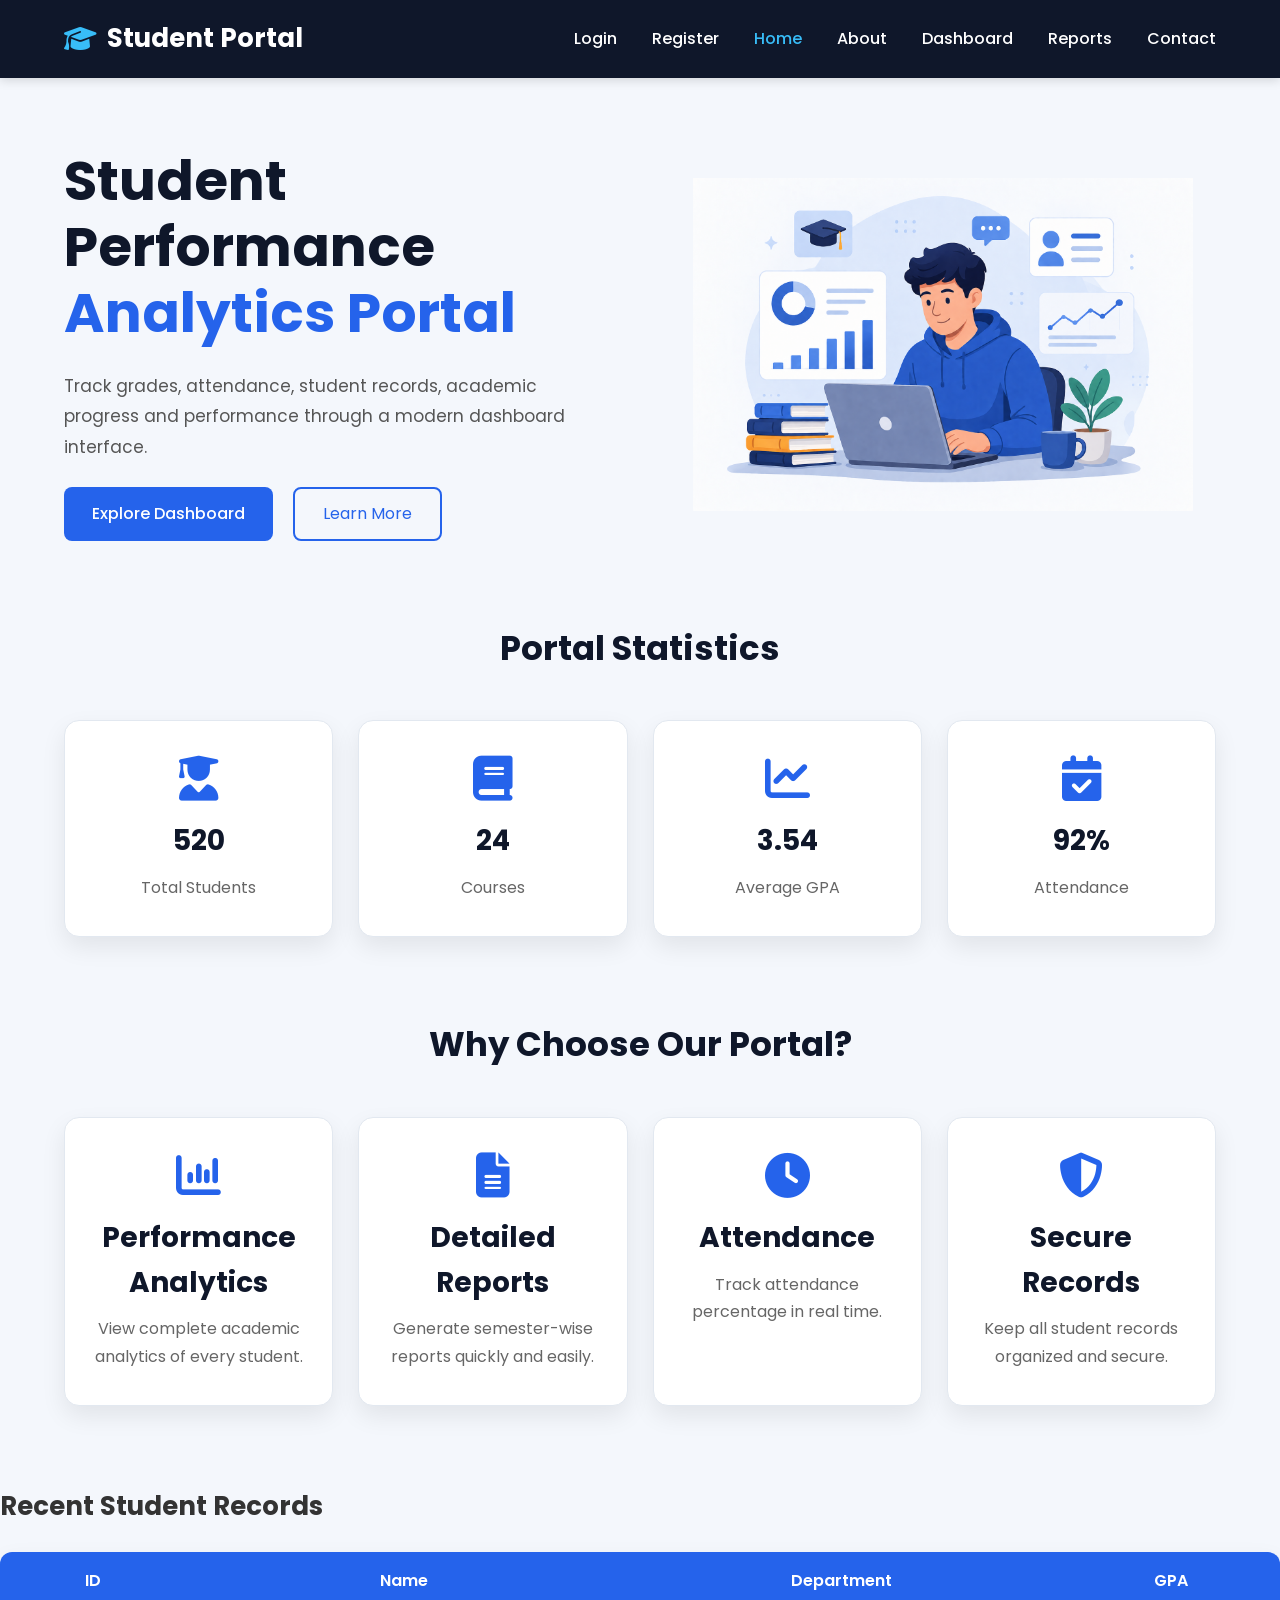
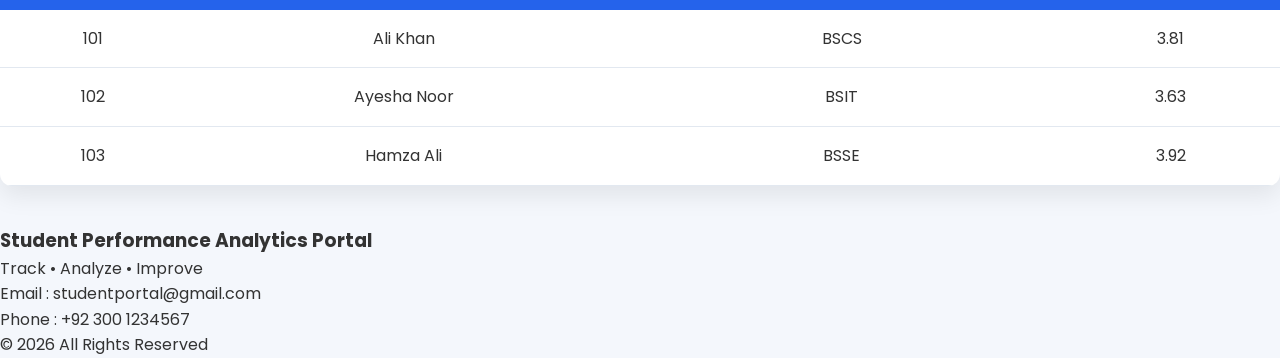
<file: index.html>
<!DOCTYPE html>
<html lang="en">

<head>
    <meta charset="UTF-8">
    <meta name="viewport" content="width=device-width, initial-scale=1.0">
    <title>Student Performance Analytics Portal</title>

    <!-- Google Font -->
    <link href="https://fonts.googleapis.com/css2?family=Poppins:wght@300;400;500;600;700&display=swap" rel="stylesheet">

    <!-- Font Awesome -->
    <link rel="stylesheet"
        href="https://cdnjs.cloudflare.com/ajax/libs/font-awesome/6.6.0/css/all.min.css">

    <!-- CSS -->
    <link rel="stylesheet" href="css/style.css">
    <link rel="stylesheet" href="css/responsive.css">
</head>

<body>

    <!-- ================= NAVBAR ================= -->

    <header>

        <nav class="navbar">

            <div class="logo">

                <i class="fa-solid fa-graduation-cap"></i>

                <span>Student Portal</span>

            </div>

            <ul class="nav-links">

                <li><a href="login.html">Login</a></li>

                <li><a href="register.html">Register</a></li>

                <li><a href="index.html" class="active">Home</a></li>

                <li><a href="about.html">About</a></li>

                <li><a href="dashboard.html">Dashboard</a></li>

                <li><a href="report.html">Reports</a></li>

                <li><a href="contact.html">Contact</a></li>

            </ul>

        </nav>

    </header>


    <!-- ================= HERO ================= -->

    <section class="hero">

        <div class="hero-text">

            <h1>

                Student Performance

                <span>Analytics Portal</span>

            </h1>

            <p>

                Track grades, attendance, student records,
                academic progress and performance through
                a modern dashboard interface.

            </p>

            <div class="hero-buttons">

                <a href="dashboard.html" class="btn">

                    Explore Dashboard

                </a>

                <a href="about.html" class="btn-outline">

                    Learn More

                </a>

            </div>

        </div>

        <div class="hero-image">

            <img src="./images/Student.png" alt="Student">

        </div>

    </section>

    <!-- ================= STATS ================= -->

    <section class="stats">

        <h2>Portal Statistics</h2>

        <div class="stats-container">

            <div class="stat-card">

                <i class="fa-solid fa-user-graduate"></i>

                <h3>520</h3>

                <p>Total Students</p>

            </div>

            <div class="stat-card">

                <i class="fa-solid fa-book"></i>

                <h3>24</h3>

                <p>Courses</p>

            </div>

            <div class="stat-card">

                <i class="fa-solid fa-chart-line"></i>

                <h3>3.54</h3>

                <p>Average GPA</p>

            </div>

            <div class="stat-card">

                <i class="fa-solid fa-calendar-check"></i>

                <h3>92%</h3>

                <p>Attendance</p>

            </div>

        </div>

    </section>

    <!-- ================= FEATURES ================= -->

    <section class="features">

        <h2>Why Choose Our Portal?</h2>

        <div class="feature-grid">

            <div class="feature-card">

                <i class="fa-solid fa-chart-column"></i>

                <h3>Performance Analytics</h3>

                <p>

                    View complete academic analytics
                    of every student.

                </p>

            </div>

            <div class="feature-card">

                <i class="fa-solid fa-file-lines"></i>

                <h3>Detailed Reports</h3>

                <p>

                    Generate semester-wise reports
                    quickly and easily.

                </p>

            </div>

            <div class="feature-card">

                <i class="fa-solid fa-clock"></i>

                <h3>Attendance</h3>

                <p>

                    Track attendance percentage
                    in real time.

                </p>

            </div>

            <div class="feature-card">

                <i class="fa-solid fa-shield-halved"></i>

                <h3>Secure Records</h3>

                <p>

                    Keep all student records
                    organized and secure.

                </p>

            </div>

        </div>

    </section>

    <!-- ================= RECENT STUDENTS ================= -->

    <section class="students">

        <h2>Recent Student Records</h2>

        <table>

            <tr>

                <th>ID</th>

                <th>Name</th>

                <th>Department</th>

                <th>GPA</th>

            </tr>

            <tr>

                <td>101</td>

                <td>Ali Khan</td>

                <td>BSCS</td>

                <td>3.81</td>

            </tr>

            <tr>

                <td>102</td>

                <td>Ayesha Noor</td>

                <td>BSIT</td>

                <td>3.63</td>

            </tr>

            <tr>

                <td>103</td>

                <td>Hamza Ali</td>

                <td>BSSE</td>

                <td>3.92</td>

            </tr>

        </table>

    </section>

    <!-- ================= FOOTER ================= -->

    <footer>

        <h3>Student Performance Analytics Portal</h3>

        <p>Track • Analyze • Improve</p>

        <p>Email : studentportal@gmail.com</p>

        <p>Phone : +92 300 1234567</p>

        <p>© 2026 All Rights Reserved</p>

    </footer>

    <script src="js/script.js"></script>

</body>

</html>
</file>
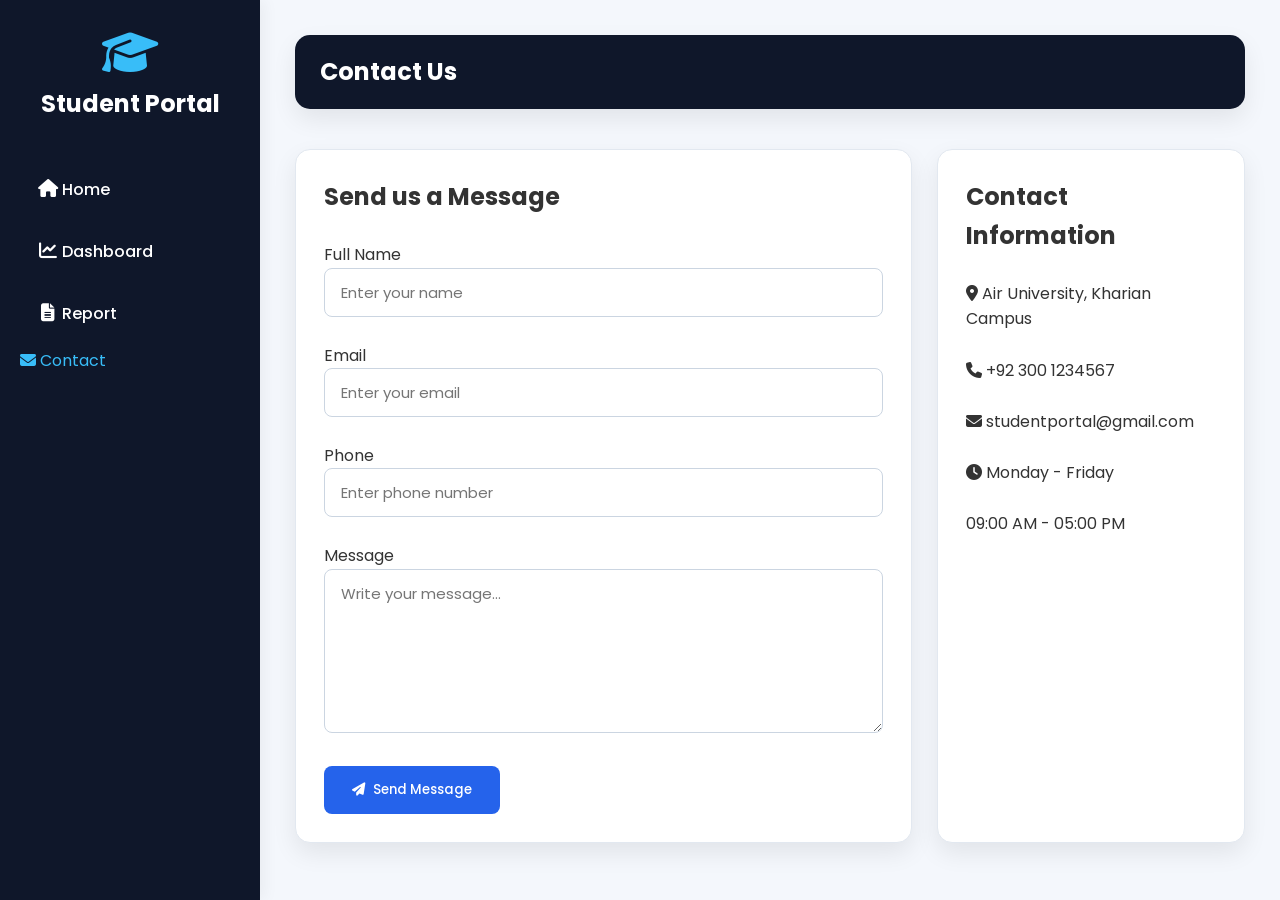
<file: contact.html>
<!DOCTYPE html>
<html lang="en">

<head>
    <meta charset="UTF-8">
    <meta name="viewport" content="width=device-width, initial-scale=1.0">
    <title>Contact Us - Student Portal</title>

    <link href="https://fonts.googleapis.com/css2?family=Poppins:wght@300;400;500;600;700&display=swap" rel="stylesheet">
    <link rel="stylesheet" href="https://cdnjs.cloudflare.com/ajax/libs/font-awesome/6.6.0/css/all.min.css">
    <link rel="stylesheet" href="css/style.css">
    <link rel="stylesheet" href="css/responsive.css">
</head>

<body>

    <div class="dashboard-container">

        <!-- Sidebar -->
        <div class="sidebar">
            <div class="sidebar-logo">
                <i class="fa-solid fa-graduation-cap"></i>
                <h2>Student Portal</h2>
            </div>
            <ul>
                <li><a href="index.html" style="color:white;text-decoration:none;"><i class="fa-solid fa-house"></i> Home</a></li>
                <li><a href="dashboard.html" style="color:white;text-decoration:none;"><i class="fa-solid fa-chart-line"></i> Dashboard</a></li>
                <li><a href="report.html" style="color:white;text-decoration:none;"><i class="fa-solid fa-file-lines"></i> Report</a></li>
                <li class="active"><i class="fa-solid fa-envelope"></i> Contact</li>
            </ul>
        </div>

        <!-- Main Content -->
        <div class="main-content">
            <header class="topbar">
                <h1>Contact Us</h1>
            </header>

            <div class="performance-section">
                <!-- Contact Form -->
                <div class="progress-card">
                    <h2>Send us a Message</h2>
                    <br>
                    <form id="contactForm">
                        <label>Full Name</label>
                        <input type="text" id="name" placeholder="Enter your name" required>

                        <br><br>
                        <label>Email</label>
                        <input type="email" id="email" placeholder="Enter your email" required>

                        <br><br>
                        <label>Phone</label>
                        <input type="text" id="phone" placeholder="Enter phone number">

                        <br><br>
                        <label>Message</label>
                        <textarea id="message" rows="6" placeholder="Write your message..." required></textarea>

                        <br><br>
                        <button type="submit" class="btn">
                            <i class="fa-solid fa-paper-plane"></i> Send Message
                        </button>
                    </form>
                </div>

                <!-- Contact Details -->
                <div class="activity-card">
                    <h2>Contact Information</h2>
                    <br>
                    <p><i class="fa-solid fa-location-dot"></i> Air University, Kharian Campus</p>
                    <br>
                    <p><i class="fa-solid fa-phone"></i> +92 300 1234567</p>
                    <br>
                    <p><i class="fa-solid fa-envelope"></i> studentportal@gmail.com</p>
                    <br>
                    <p><i class="fa-solid fa-clock"></i> Monday - Friday</p>
                    <br>
                    <p>09:00 AM - 05:00 PM</p>
                </div>
            </div>
        </div>

    </div>

    <script src="js/script.js"></script>
</body>

</html>
</file>
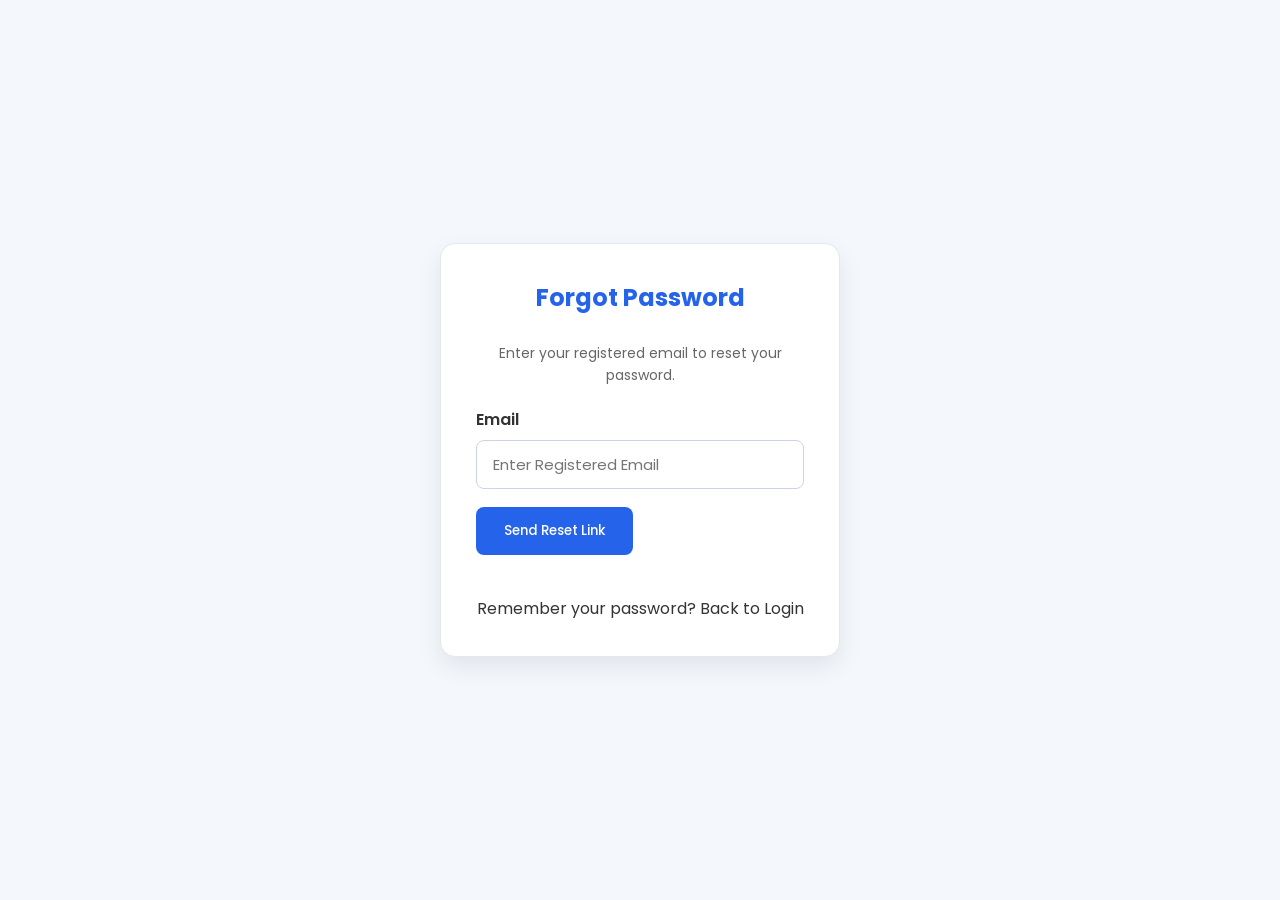
<file: forgot-password.html>
<!DOCTYPE html>
<html lang="en">

<head>

<meta charset="UTF-8">
<meta name="viewport" content="width=device-width, initial-scale=1.0">

<title>Forgot Password</title>

<link href="https://fonts.googleapis.com/css2?family=Poppins:wght@300;400;500;600;700&display=swap" rel="stylesheet">

<link rel="stylesheet" href="css/style.css">
<link rel="stylesheet" href="css/responsive.css">

</head>

<body>

<section class="login-section">

<div class="login-box">

<h2>Forgot Password</h2>

<p class="subtitle">

Enter your registered email to reset your password.

</p>

<form id="forgotPasswordForm">

<div class="input-box">

<label>Email</label>

<input
type="email"
id="forgotEmail"
placeholder="Enter Registered Email"
required>

</div>

<button
type="submit"
class="btn">

Send Reset Link

</button>

<p
id="forgotMessage"
class="message">
</p>

</form>

<br>

<p style="text-align:center;">

Remember your password?

<a href="login.html">

Back to Login

</a>

</p>

</div>

</section>

<script src="js/auth.js"></script>
<script>
if(localStorage.getItem("theme") === "dark"){
    document.body.classList.add("dark-mode");
}
</script>
</body>

</html>
</file>
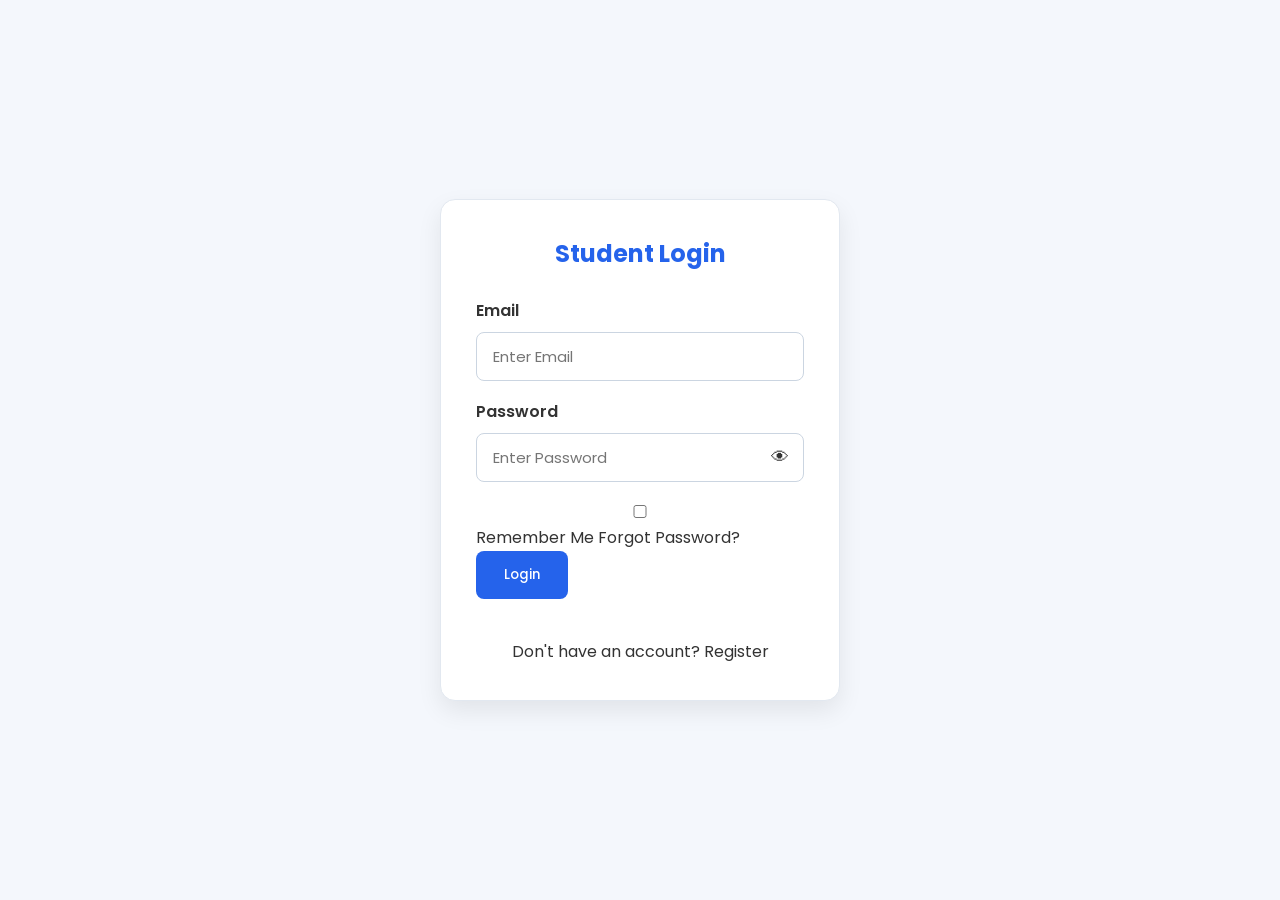
<file: login.html>
<!DOCTYPE html>
<html lang="en">

<head>

<meta charset="UTF-8">
<meta name="viewport" content="width=device-width, initial-scale=1.0">

<title>Login</title>

<link href="https://fonts.googleapis.com/css2?family=Poppins:wght@300;400;500;600;700&display=swap" rel="stylesheet">

<link rel="stylesheet" href="css/style.css">
<link rel="stylesheet" href="css/responsive.css">

</head>


<body>

<section class="login-section">

<div class="login-box">

<h2>Student Login</h2>

<form id="loginForm">

<div class="input-box">

<label>Email</label>

<input
type="email"
id="loginEmail"
placeholder="Enter Email"
required>

</div>

<div class="input-box">

<label>Password</label>

<div class="password-box">

<input
type="password"
id="loginPassword"
placeholder="Enter Password"
required>

<span
class="toggle-password"
onclick="togglePassword('loginPassword',this)">
👁
</span>

</div>

</div>

<div class="remember-forgot">

<label>

<input
type="checkbox"
id="rememberMe">

Remember Me

</label>

<a href="forgot-password.html">

Forgot Password?

</a>

</div>

<button
type="submit"
class="btn">

Login

</button>

<p
id="loginMessage"
class="message">

</p>

</form>

<br>

<p style="text-align:center;">

Don't have an account?

<a href="register.html">

Register

</a>

</p>

</div>

</section>

<script src="js/auth.js"></script>
<script>
if(localStorage.getItem("theme") === "dark"){
    document.body.classList.add("dark-mode");
}
</script>

</body>

</html>
</file>
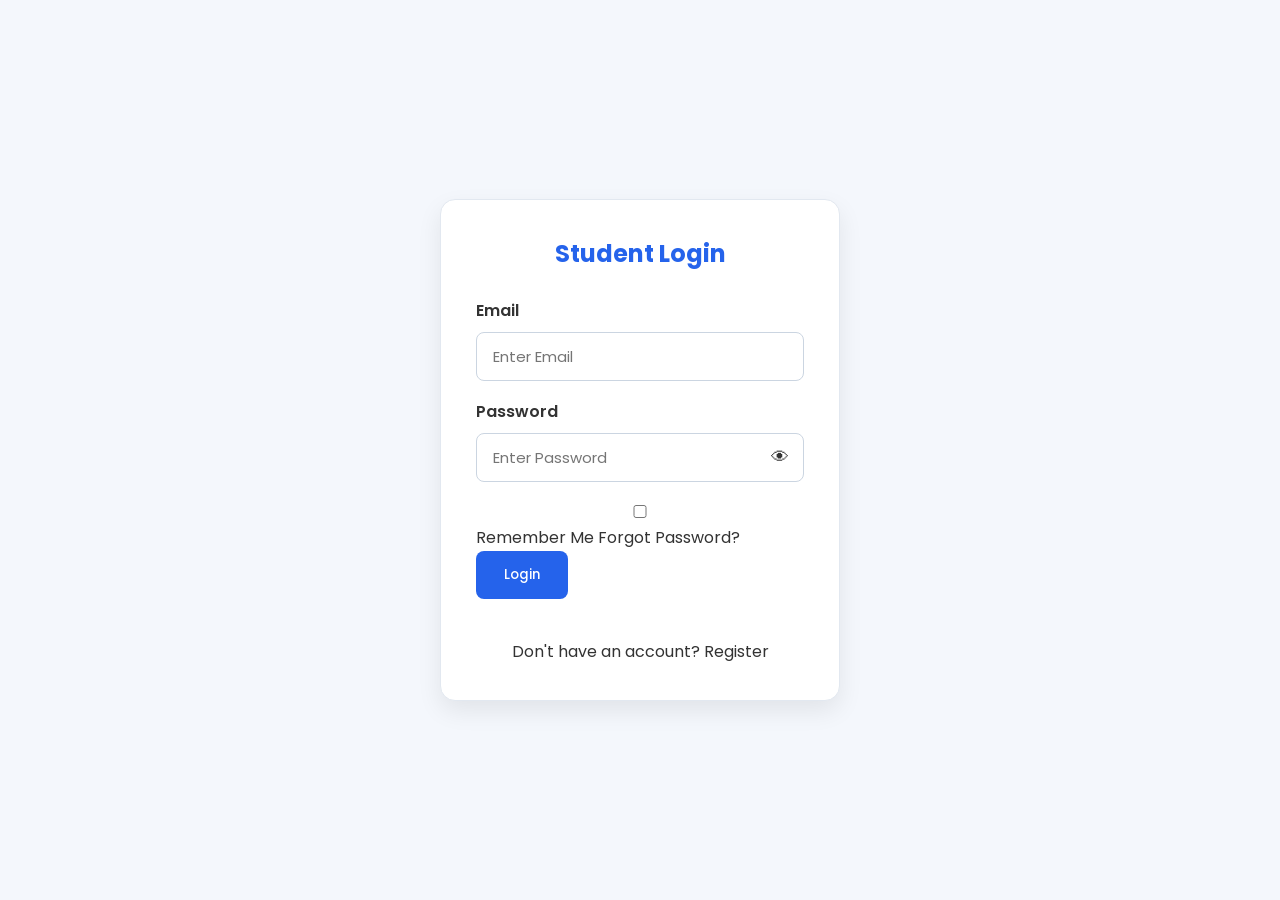
<file: profile.html>
<!DOCTYPE html>
<html lang="en">

<head>

<meta charset="UTF-8">
<meta name="viewport" content="width=device-width, initial-scale=1.0">

<title>Profile</title>

<link href="https://fonts.googleapis.com/css2?family=Poppins:wght@300;400;500;600;700&display=swap" rel="stylesheet">

<link rel="stylesheet" href="css/style.css">
<link rel="stylesheet" href="css/responsive.css">

</head>

<body>

<div class="dashboard-container">

<div class="main-content">

<h1>Profile Management</h1>

<form id="profileForm">

<div class="input-box">

<label>Full Name</label>

<input type="text" id="profileNameInput">

</div>

<div class="input-box">

<label>Email</label>

<input type="email" id="profileEmailInput">

</div>

<div class="input-box">

<label>Role</label>

<input type="text" id="profileRoleInput" readonly>

</div>

<div class="input-box">

<label>Phone</label>

<input type="text" id="profilePhone">

</div>

<div class="input-box">

<label>Address</label>

<textarea id="profileAddress"></textarea>

</div>

<br>

<button class="btn" type="submit">

Save Changes

</button>

</form>

<br>

<a href="dashboard.html" class="btn">

Back to Dashboard

</a>

</div>

</div>

<script src="js/profile.js"></script>
<script>
if(localStorage.getItem("theme") === "dark"){
    document.body.classList.add("dark-mode");
}
</script>
</body>

</html>
</file>
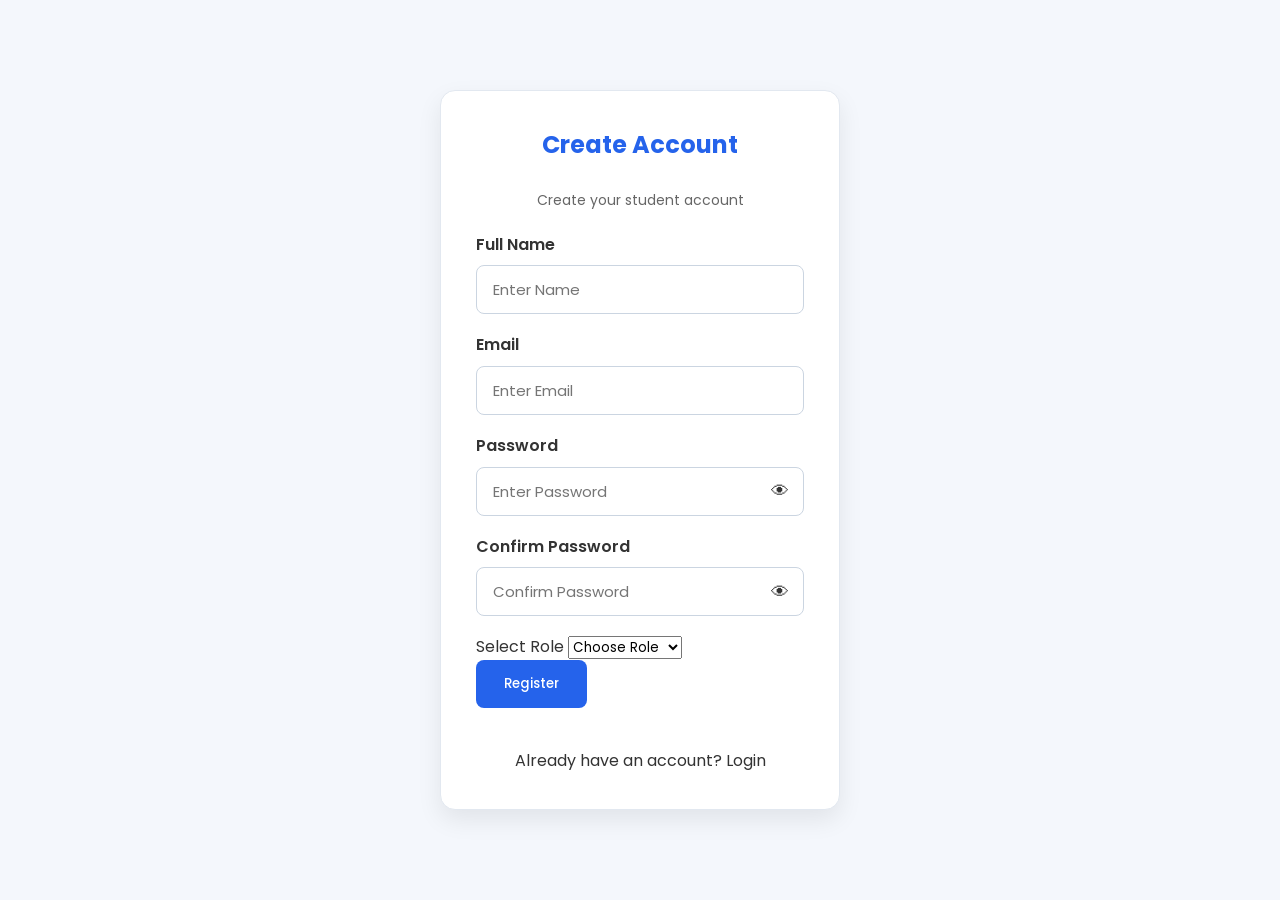
<file: register.html>
<!DOCTYPE html>
<html lang="en">

<head>

<meta charset="UTF-8">
<meta name="viewport" content="width=device-width, initial-scale=1.0">

<title>Register</title>

<link href="https://fonts.googleapis.com/css2?family=Poppins:wght@300;400;500;600;700&display=swap" rel="stylesheet">

<link rel="stylesheet" href="css/style.css">
<link rel="stylesheet" href="css/responsive.css">

</head>


<body>

<section class="login-section">

<div class="login-box">

<h2>Create Account</h2>

<p class="subtitle">
Create your student account
</p>

<form id="registerForm">

<div class="input-box">

<label>Full Name</label>

<input
type="text"
id="regName"
placeholder="Enter Name"
required>

</div>

<div class="input-box">

<label>Email</label>

<input
type="email"
id="regEmail"
placeholder="Enter Email"
required>

</div>

<div class="input-box">

<label>Password</label>

<div class="password-box">

<input
type="password"
id="regPassword"
placeholder="Enter Password"
required>

<span
class="toggle-password"
onclick="togglePassword('regPassword',this)">
👁
</span>

</div>

</div>

<div class="input-box">

<label>Confirm Password</label>

<div class="password-box">

<input
type="password"
id="confirmPassword"
placeholder="Confirm Password"
required>

<span
class="toggle-password"
onclick="togglePassword('confirmPassword',this)">
👁
</span>

</div>

</div>
<div class="form-group">
    <label for="role">Select Role</label>

    <select id="role" required>

        <option value="">Choose Role</option>

        <option value="Administrator">Administrator</option>

        <option value="Teacher">Teacher</option>

        <option value="Student">Student</option>

    </select>

</div>

<button
type="submit"
class="btn">

Register

</button>

<p
id="registerMessage"
class="message">
</p>

</form>

<br>

<p style="text-align:center;">

Already have an account?

<a href="login.html">

Login

</a>

</p>

</div>

</section>

<script src="js/auth.js"></script>
<script>
if(localStorage.getItem("theme") === "dark"){
    document.body.classList.add("dark-mode");
}
</script>
</body>

</html>
</file>
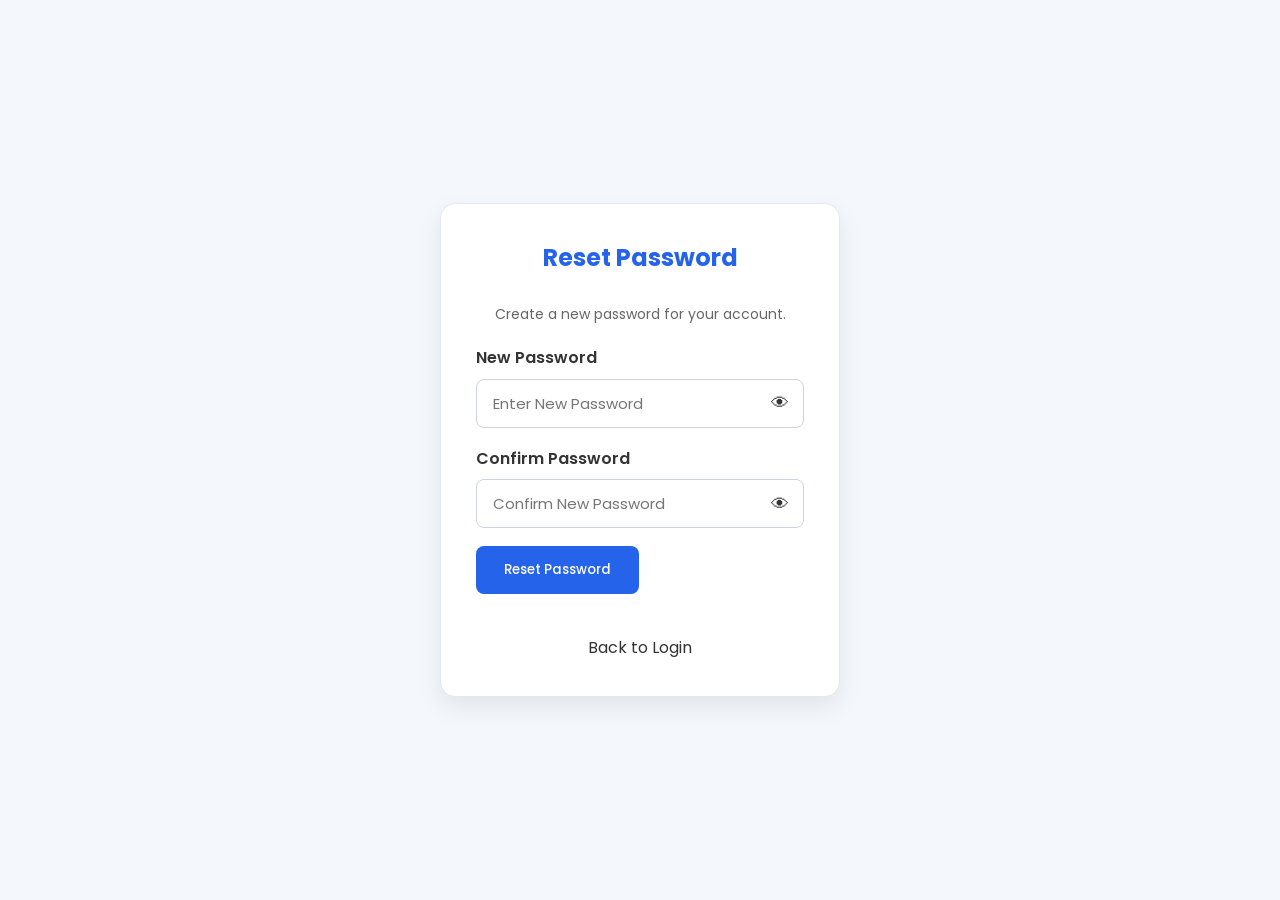
<file: reset-password.html>
<!DOCTYPE html>
<html lang="en">

<head>

<meta charset="UTF-8">
<meta name="viewport" content="width=device-width, initial-scale=1.0">

<title>Reset Password</title>

<link href="https://fonts.googleapis.com/css2?family=Poppins:wght@300;400;500;600;700&display=swap" rel="stylesheet">

<link rel="stylesheet" href="css/style.css">
<link rel="stylesheet" href="css/responsive.css">

</head>

<body>

<section class="login-section">

<div class="login-box">

<h2>Reset Password</h2>

<p class="subtitle">

Create a new password for your account.

</p>

<form id="resetPasswordForm">

<div class="input-box">

<label>New Password</label>

<div class="password-box">

<input
type="password"
id="newPassword"
placeholder="Enter New Password"
required>

<span
class="toggle-password"
onclick="togglePassword('newPassword',this)">
👁
</span>

</div>

</div>

<div class="input-box">

<label>Confirm Password</label>

<div class="password-box">

<input
type="password"
id="confirmNewPassword"
placeholder="Confirm New Password"
required>

<span
class="toggle-password"
onclick="togglePassword('confirmNewPassword',this)">
👁
</span>

</div>

</div>

<button
type="submit"
class="btn">

Reset Password

</button>

<p
id="resetMessage"
class="message">
</p>

</form>

<br>

<p style="text-align:center;">

Back to

<a href="login.html">

Login

</a>

</p>

</div>

</section>

<script src="js/auth.js"></script>

<script>
if(localStorage.getItem("theme") === "dark"){
    document.body.classList.add("dark-mode");
}
</script>
</body>

</html>
</file>
<file: css/style.css>
/* =========================================================
   1. GLOBAL VARIABLES & RESET
========================================================= */

:root {
    --primary-color: #2563eb;
    --primary-hover: #1d4ed8;
    --accent-color: #38bdf8;
    --bg-main: #f4f7fc;
    --bg-dark-main: #121212;
    --card-light: #ffffff;
    --card-dark: #1e1e1e;
    --text-dark: #0f172a;
    --text-light: #f5f5f5;
    --border-light: #e2e8f0;
    --border-dark: #333333;
    --shadow-sm: 0 4px 6px -1px rgba(0, 0, 0, 0.05);
    --shadow-md: 0 10px 25px rgba(0, 0, 0, 0.08);
    --transition: all 0.3s cubic-bezier(0.4, 0, 0.2, 1);
}

* {
    margin: 0;
    padding: 0;
    box-sizing: border-box;
    font-family: 'Poppins', sans-serif;
}

html {
    scroll-behavior: smooth;
}

body {
    background: var(--bg-main);
    color: #333;
    line-height: 1.6;
    overflow-x: hidden;
}

a {
    text-decoration: none;
    color: inherit;
}

ul {
    list-style: none;
}

img {
    width: 100%;
    display: block;
}

/* =========================================================
   2. NAVBAR & HEADER
========================================================= */

header {
    width: 100%;
    background: #0f172a;
    position: sticky;
    top: 0;
    z-index: 1000;
    box-shadow: 0 2px 10px rgba(0,0,0,0.15);
}

.navbar {
    width: 90%;
    margin: auto;
    display: flex;
    justify-content: space-between;
    align-items: center;
    padding: 18px 0;
}

.logo {
    display: flex;
    align-items: center;
    gap: 10px;
    color: #fff;
    font-size: 26px;
    font-weight: 700;
}

.logo i {
    color: var(--accent-color);
}

.nav-links {
    display: flex;
    gap: 35px;
}

.nav-links a {
    color: white;
    font-size: 16px;
    font-weight: 500;
    transition: var(--transition);
}

.nav-links a:hover {
    color: var(--accent-color);
}

.active {
    color: var(--accent-color) !important;
}

/* =========================================================
   3. HERO SECTION
========================================================= */

.hero {
    width: 90%;
    margin: 70px auto;
    display: grid;
    grid-template-columns: 1fr 1fr;
    align-items: center;
    gap: 60px;
}

.hero-text h1 {
    font-size: 55px;
    color: var(--text-dark);
    line-height: 1.2;
}

.hero-text span {
    color: var(--primary-color);
}

.hero-text p {
    margin: 25px 0;
    font-size: 17px;
    line-height: 1.8;
    color: #555;
}

.hero-buttons {
    display: flex;
    gap: 20px;
}

.btn {
    background: var(--primary-color);
    color: white;
    padding: 14px 28px;
    border-radius: 8px;
    border: none;
    font-weight: 500;
    display: inline-flex;
    align-items: center;
    justify-content: center;
    gap: 8px;
    cursor: pointer;
    transition: var(--transition);
}

.btn:hover {
    background: var(--primary-hover);
    transform: translateY(-2px);
    box-shadow: 0 5px 15px rgba(37, 99, 235, 0.3);
}

.btn-outline {
    border: 2px solid var(--primary-color);
    color: var(--primary-color);
    padding: 12px 28px;
    border-radius: 8px;
    background: transparent;
    transition: var(--transition);
}

.btn-outline:hover {
    background: var(--primary-color);
    color: white;
}

.hero-image img {
    max-width: 500px;
    margin: auto;
}

/* =========================================================
   4. STATISTICS & FEATURES
========================================================= */

.stats, .features {
    width: 90%;
    margin: 80px auto;
}

.stats h2, .features h2 {
    text-align: center;
    font-size: 34px;
    margin-bottom: 45px;
    color: var(--text-dark);
}

.stats-container, .feature-grid {
    display: grid;
    grid-template-columns: repeat(4, 1fr);
    gap: 25px;
}

.stat-card, .feature-card {
    background: var(--card-light);
    padding: 35px 25px;
    text-align: center;
    border-radius: 15px;
    box-shadow: var(--shadow-md);
    border: 1px solid var(--border-light);
    transition: var(--transition);
}

.stat-card:hover, .feature-card:hover {
    transform: translateY(-8px);
    box-shadow: 0 15px 30px rgba(0, 0, 0, 0.12);
}

.stat-card i, .feature-card i {
    font-size: 45px;
    color: var(--primary-color);
    margin-bottom: 18px;
}

.stat-card h3, .feature-card h3 {
    font-size: 28px;
    color: var(--text-dark);
    margin-bottom: 10px;
}

.stat-card p, .feature-card p {
    color: #666;
    line-height: 1.7;
}

/* =========================================================
   5. DASHBOARD LAYOUT & SIDEBAR
========================================================= */

.dashboard-container {
    display: flex;
    min-height: 100vh;
    background: var(--bg-main);
}

.sidebar {
    width: 260px;
    background: #0f172a;
    color: #fff;
    padding: 30px 20px;
    position: fixed;
    left: 0;
    top: 0;
    bottom: 0;
    z-index: 1000;
    transition: var(--transition);
    box-shadow: 4px 0 15px rgba(0,0,0,0.05);
}

.sidebar-logo {
    text-align: center;
    margin-bottom: 40px;
}

.sidebar-logo i {
    font-size: 45px;
    color: var(--accent-color);
    margin-bottom: 10px;
}

.sidebar-logo h2 {
    font-size: 24px;
    font-weight: 700;
}

.sidebar ul {
    padding: 0;
}

.sidebar ul li {
    list-style: none;
    margin: 8px 0;
    border-radius: 10px;
    cursor: pointer;
    transition: var(--transition);
}

.sidebar ul li a {
    display: flex;
    align-items: center;
    gap: 14px;
    padding: 14px 18px;
    color: #cbd5e1;
    font-weight: 500;
    border-radius: 10px;
}

.sidebar ul li a i {
    font-size: 18px;
    width: 20px;
    text-align: center;
}

.sidebar ul li:hover a, 
.sidebar ul li.active a {
    background: var(--primary-color);
    color: #ffffff;
}

/* Main Content Area */

.main-content {
    margin-left: 260px;
    width: calc(100% - 260px);
    padding: 35px;
    transition: var(--transition);
}

/* =========================================================
   6. TOPBAR & PROFILE
========================================================= */

.topbar {
    display: flex;
    justify-content: space-between;
    align-items: center;
    margin-bottom: 35px;
    background: #0f172a;
    color: white;
    padding: 18px 25px;
    border-radius: 15px;
    box-shadow: var(--shadow-md);
}

.topbar h1 {
    color: #ffffff;
    font-size: 24px;
}

.profile {
    position: relative;
    cursor: pointer;
    display: flex;
    align-items: center;
    gap: 12px;
}

.profile img {
    width: 48px;
    height: 48px;
    border-radius: 50%;
    object-fit: cover;
    border: 2px solid var(--accent-color);
}

.profile h3, .profile p {
    color: white;
}

.profile-dropdown {
    position: absolute;
    top: 65px;
    right: 0;
    background: white;
    width: 220px;
    border-radius: 12px;
    box-shadow: 0 10px 30px rgba(0,0,0,0.15);
    display: none;
    overflow: hidden;
    z-index: 999;
    border: 1px solid var(--border-light);
}

.profile-dropdown a {
    display: flex;
    align-items: center;
    gap: 10px;
    padding: 14px 18px;
    text-decoration: none;
    color: #333;
    font-weight: 500;
    transition: var(--transition);
}

.profile-dropdown a:hover {
    background: var(--primary-color);
    color: white;
}

.showProfile {
    display: block !important;
}

/* Notification Panel */

.notification {
    position: relative;
    margin-right: 20px;
    cursor: pointer;
}

.notification i {
    font-size: 22px;
    color: white;
}

.badge {
    position: absolute;
    top: -6px;
    right: -8px;
    background: #ef4444;
    color: white;
    width: 18px;
    height: 18px;
    border-radius: 50%;
    display: flex;
    justify-content: center;
    align-items: center;
    font-size: 11px;
    font-weight: 700;
}

.notification-box {
    opacity: 0;
    visibility: hidden;
    transform: translateY(-10px);
    transition: var(--transition);
    position: absolute;
    right: 0;
    top: 40px;
    width: 290px;
    background: white;
    padding: 18px;
    border-radius: 12px;
    box-shadow: 0 10px 30px rgba(0,0,0,0.15);
    z-index: 1000;
    border: 1px solid var(--border-light);
}

.notification-box.show {
    opacity: 1;
    visibility: visible;
    transform: translateY(0);
}

.notification-box ul {
    padding-left: 0;
}

.notification-box li {
    margin: 12px 0;
    font-size: 14px;
    color: #444;
    display: flex;
    align-items: center;
    gap: 10px;
}

/* Date Time Display */

.date-time {
    text-align: center;
    margin-right: 20px;
}

.date-time h3 {
    font-size: 17px;
    color: #ffffff;
    margin: 0;
}

.date-time p {
    font-size: 13px;
    margin: 0;
    color: #d1d5db;
}

/* =========================================================
   7. DASHBOARD CARDS & PERFORMANCE
========================================================= */

.dashboard-cards {
    display: grid;
    grid-template-columns: repeat(4, 1fr);
    gap: 20px;
    margin-bottom: 40px;
}

.dashboard-card {
    background: var(--card-light);
    border-radius: 15px;
    padding: 28px;
    text-align: center;
    box-shadow: var(--shadow-md);
    border: 1px solid var(--border-light);
    transition: var(--transition);
}

.dashboard-card i {
    font-size: 38px;
    color: var(--primary-color);
    margin-bottom: 12px;
}

.dashboard-card h2 {
    margin-bottom: 6px;
    color: var(--text-dark);
    font-size: 28px;
}

.performance-section {
    display: grid;
    grid-template-columns: 2fr 1fr;
    gap: 25px;
    margin-top: 40px;
}

.progress-card, .activity-card {
    background: var(--card-light);
    padding: 28px;
    border-radius: 15px;
    box-shadow: var(--shadow-md);
    border: 1px solid var(--border-light);
}

.progress {
    width: 100%;
    background: #e2e8f0;
    height: 20px;
    border-radius: 20px;
    overflow: hidden;
    margin-bottom: 18px;
    margin-top: 6px;
}

.progress-bar {
    height: 100%;
    color: #fff;
    text-align: center;
    line-height: 20px;
    font-size: 12px;
    font-weight: 600;
}

.programming { width: 95%; background: #2563eb; }
.database { width: 90%; background: #10b981; }
.web { width: 97%; background: #f59e0b; }
.se { width: 88%; background: #ef4444; }

.activity-card ul {
    margin-top: 15px;
}

.activity-card li {
    padding: 12px 0;
    border-bottom: 1px solid #f1f5f9;
    display: flex;
    align-items: center;
    gap: 10px;
}

/* Quick Actions */

.quick-actions {
    margin-top: 45px;
}

.action-container {
    display: grid;
    grid-template-columns: repeat(4, 1fr);
    gap: 20px;
    margin-top: 20px;
}

.action-card {
    background: var(--card-light);
    padding: 25px;
    border-radius: 15px;
    text-align: center;
    box-shadow: var(--shadow-md);
    border: 1px solid var(--border-light);
    transition: var(--transition);
    cursor: pointer;
}

.action-card i {
    font-size: 38px;
    color: var(--primary-color);
    margin-bottom: 12px;
}

.action-card h3 {
    color: var(--text-dark);
    font-size: 18px;
}

/* =========================================================
   8. TABLES, FILTERS & FORMS
========================================================= */

.students {
    width: 100%;
    margin: 40px 0;
}

.students h2 {
    font-size: 26px;
    margin-bottom: 25px;
}

table {
    width: 100%;
    border-collapse: collapse;
    background: var(--card-light);
    border-radius: 12px;
    overflow: hidden;
    box-shadow: var(--shadow-md);
    margin-top: 15px;
}

table th {
    background: var(--primary-color);
    color: white;
    padding: 16px;
    font-weight: 600;
}

table td {
    padding: 16px;
    text-align: center;
    border-bottom: 1px solid var(--border-light);
}

table tr:hover {
    background: #f8fafc;
}

#searchInput {
    width: 100%;
    padding: 14px 18px;
    border: 1px solid #cbd5e1;
    border-radius: 10px;
    font-size: 15px;
    margin-bottom: 20px;
    outline: none;
    transition: var(--transition);
}

#searchInput:focus {
    border-color: var(--primary-color);
    box-shadow: 0 0 0 3px rgba(37, 99, 235, 0.15);
}

.filter-container {
    display: flex;
    gap: 15px;
    margin: 20px 0;
    flex-wrap: wrap;
}

.filter-container select {
    flex: 1;
    padding: 12px 16px;
    border: 1px solid #cbd5e1;
    border-radius: 8px;
    font-size: 15px;
    outline: none;
    background: white;
    cursor: pointer;
    transition: var(--transition);
}

.filter-container select:focus {
    border-color: var(--primary-color);
}

/* Student Form */

#studentForm {
    display: grid;
    grid-template-columns: repeat(3, 1fr);
    gap: 15px;
    margin: 25px 0;
}

#studentForm input, form input, form textarea {
    width: 100%;
    padding: 12px 16px;
    border: 1px solid #cbd5e1;
    border-radius: 8px;
    font-size: 15px;
    outline: none;
    transition: var(--transition);
}

#studentForm input:focus, form input:focus, form textarea:focus {
    border-color: var(--primary-color);
    box-shadow: 0 0 0 3px rgba(37, 99, 235, 0.15);
}

#studentForm button {
    grid-column: span 3;
}

.delete-btn {
    background: #ef4444;
    color: #fff;
    border: none;
    padding: 8px 15px;
    border-radius: 6px;
    cursor: pointer;
    transition: var(--transition);
}

.delete-btn:hover {
    background: #dc2626;
}

.sort-buttons {
    display: flex;
    gap: 12px;
    margin-bottom: 20px;
    flex-wrap: wrap;
}

/* =========================================================
   9. LOGIN & PASSWORD BOX
========================================================= */

.login-section {
    display: flex;
    justify-content: center;
    align-items: center;
    min-height: 100vh;
    background: var(--bg-main);
}

.login-box {
    width: 400px;
    background: var(--card-light);
    padding: 35px;
    border-radius: 15px;
    box-shadow: var(--shadow-md);
    border: 1px solid var(--border-light);
}

.login-box h2 {
    text-align: center;
    margin-bottom: 25px;
    color: var(--primary-color);
}

.input-box {
    margin-bottom: 18px;
}

.input-box label {
    display: block;
    margin-bottom: 8px;
    font-weight: 600;
}

.password-box {
    position: relative;
}

.password-box input {
    width: 100%;
    padding-right: 45px;
}

.toggle-password {
    position: absolute;
    right: 15px;
    top: 50%;
    transform: translateY(-50%);
    cursor: pointer;
    font-size: 18px;
    user-select: none;
}

.subtitle {
    text-align: center;
    color: #666;
    margin-bottom: 20px;
    font-size: 14px;
}

.message {
    text-align: center;
    margin-top: 15px;
    font-weight: 600;
    color: #16a34a;
}

/* =========================================================
   10. CHARTS & PAGINATION
========================================================= */

.chart-section {
    background: var(--card-light);
    padding: 28px;
    margin-top: 30px;
    border-radius: 15px;
    box-shadow: var(--shadow-md);
    border: 1px solid var(--border-light);
}

.chart-grid {
    display: grid;
    grid-template-columns: repeat(2, 1fr);
    gap: 20px;
    margin-top: 20px;
}

.chart-card {
    background: var(--card-light);
    padding: 20px;
    border-radius: 12px;
    box-shadow: var(--shadow-sm);
    border: 1px solid var(--border-light);
}

.chart-card h3 {
    text-align: center;
    margin-bottom: 15px;
    color: var(--primary-color);
}

.full-width {
    grid-column: 1 / 3;
}

.chart-card canvas {
    width: 100% !important;
    height: 320px !important;
}

.pagination {
    display: flex;
    justify-content: center;
    align-items: center;
    gap: 20px;
    margin-top: 25px;
    flex-wrap: wrap;
}

#pageInfo {
    font-size: 16px;
    font-weight: 600;
}

/* Messages */

#formMessage {
    margin-bottom: 15px;
    padding: 12px;
    border-radius: 8px;
    display: none;
    font-weight: 600;
}

.success-message {
    display: block !important;
    background: #dcfce7;
    color: #166534;
    border: 1px solid #22c55e;
}

.error-message {
    display: block !important;
    background: #fee2e2;
    color: #991b1b;
    border: 1px solid #ef4444;
}

/* =========================================================
   11. GLOBAL DARK MODE STYLES
========================================================= */

/* =========================================================
   11. PROFESSIONAL DARK MODE STYLES
========================================================= */

body.dark-mode {
    background: #0f172a; /* Slate Dark Background */
    color: #f1f5f9;
}

/* Topbar & Header */
body.dark-mode header,
body.dark-mode .topbar {
    background: #1e293b;
    border-bottom: 1px solid #334155;
    box-shadow: 0 4px 20px rgba(0, 0, 0, 0.25);
}

/* Sidebar Styling */
body.dark-mode .sidebar {
    background: #0b1329;
    border-right: 1px solid #1e293b;
}

body.dark-mode .sidebar ul li a {
    color: #94a3b8;
}

body.dark-mode .sidebar ul li:hover a, 
body.dark-mode .sidebar ul li.active a {
    background: #2563eb;
    color: #ffffff;
}

/* Cards & Containers */
body.dark-mode .dashboard-card,
body.dark-mode .profile-card,
body.dark-mode .students,
body.dark-mode .progress-card,
body.dark-mode .activity-card,
body.dark-mode .action-card,
body.dark-mode .stat-card,
body.dark-mode .feature-card,
body.dark-mode .card,
body.dark-mode .feature-box,
body.dark-mode .chart-card,
body.dark-mode .chart-section,
body.dark-mode .login-box,
body.dark-mode #studentForm {
    background: #1e293b;
    color: #f8fafc;
    border: 1px solid #334155;
    box-shadow: 0 10px 25px -5px rgba(0, 0, 0, 0.3);
}

/* Headings & Text Fixes */
body.dark-mode h1,
body.dark-mode h2,
body.dark-mode h3,
body.dark-mode .dashboard-card h2,
body.dark-mode .dashboard-card p,
body.dark-mode .profile-card p,
body.dark-mode .profile-card strong,
body.dark-mode .profile-card span,
body.dark-mode .progress-card h2,
body.dark-mode .progress-card p,
body.dark-mode .activity-card h2,
body.dark-mode .activity-card li,
body.dark-mode #pageInfo,
body.dark-mode .chart-card h3,
body.dark-mode .input-group label {
    color: #f8fafc !important;
}

body.dark-mode .sidebar-logo h2,
body.dark-mode .logo {
    color: #ffffff !important;
}

/* Inputs, Textareas & Select Dropdowns */
body.dark-mode input,
body.dark-mode textarea,
body.dark-mode select,
body.dark-mode .filter-container select,
body.dark-mode #searchInput {
    background: #0f172a;
    color: #f8fafc;
    border: 1px solid #334155;
}

body.dark-mode input::placeholder,
body.dark-mode textarea::placeholder {
    color: #64748b;
}

body.dark-mode input:focus,
body.dark-mode select:focus,
body.dark-mode textarea:focus {
    border-color: #38bdf8;
    box-shadow: 0 0 0 3px rgba(56, 189, 248, 0.2);
}

/* Tables in Dark Mode */
body.dark-mode table {
    background: #1e293b;
    color: #f8fafc;
}

body.dark-mode th {
    background: #2563eb;
    color: #ffffff;
}

body.dark-mode td {
    border-bottom: 1px solid #334155;
    color: #cbd5e1;
}

body.dark-mode table tr:hover {
    background: #334155;
}

/* Dropdowns & Popups */
body.dark-mode .notification-box,
body.dark-mode .profile-dropdown {
    background: #1e293b;
    color: #f8fafc;
    border: 1px solid #334155;
    box-shadow: 0 20px 25px -5px rgba(0, 0, 0, 0.5);
}

body.dark-mode .profile-dropdown a {
    color: #cbd5e1;
}

body.dark-mode .profile-dropdown a:hover {
    background: #2563eb;
    color: #ffffff;
}

/* Progress Bar Track Fix */
body.dark-mode .progress {
    background: #334155;
}
/* =========================================================
   12. ACCESSIBILITY & RESPONSIVE DESIGN
========================================================= */

button:focus,
input:focus,
textarea:focus,
select:focus {
    outline: 3px solid var(--primary-color);
}

.menu-btn {
    display: none;
    font-size: 24px;
    background: none;
    border: none;
    color: white;
    cursor: pointer;
    margin-right: 15px;
}

/* Smooth Transformations */

.dashboard-card:hover,
.action-card:hover,
.feature-card:hover,
.stat-card:hover,
.profile-card:hover {
    transform: translateY(-6px);
}

/* Mobile & Tablet Responsiveness */

@media (max-width: 1024px) {
    .dashboard-cards, .action-container, .stats-container, .feature-grid, .card-container {
        grid-template-columns: repeat(2, 1fr);
    }
}

@media (max-width: 768px) {
    .menu-btn {
        display: block;
    }

    .sidebar {
        left: -260px;
        width: 250px;
    }

    .sidebar.active {
        left: 0;
    }

    .main-content {
        width: 100%;
        margin-left: 0;
        padding: 20px 15px;
    }

    .hero {
        grid-template-columns: 1fr;
        margin: 40px auto;
    }

    .performance-section, .feature-container, .chart-grid {
        grid-template-columns: 1fr;
    }

    .full-width {
        grid-column: auto;
    }

    #studentForm {
        grid-template-columns: 1fr;
    }

    #studentForm button {
        grid-column: span 1;
    }

    .filter-container {
        flex-direction: column;
    }

    .filter-container select {
        width: 100%;
    }

    .sort-buttons {
        flex-direction: column;
    }

    .sort-buttons .btn {
        width: 100%;
    }

    .topbar {
        flex-wrap: wrap;
        gap: 15px;
    }
}

@media (max-width: 480px) {
    .dashboard-cards, .action-container, .stats-container, .feature-grid, .card-container {
        grid-template-columns: 1fr;
    }

    .login-box {
        width: 95%;
        padding: 25px;
    }

    .profile img {
        width: 42px;
        height: 42px;
    }
}
</file>
<file: css/responsive.css>
/* =========================
   Large Tablets
========================= */

@media (max-width:1024px){

.hero{

grid-template-columns:1fr;

text-align:center;

}

.hero-image{

order:-1;

}

.hero-image img{

width:350px;

margin:auto;

}

.stats-container{

grid-template-columns:repeat(2,1fr);

}

.feature-grid{

grid-template-columns:repeat(2,1fr);

}

}


/* =========================
      Tablets
========================= */

@media (max-width:768px){

.navbar{

flex-direction:column;

padding:20px 0;

}

.nav-links{

margin-top:20px;

gap:20px;

flex-wrap:wrap;

justify-content:center;

}

.hero-text h1{

font-size:38px;

}

.hero-buttons{

justify-content:center;

flex-wrap:wrap;

}

.stats-container{

grid-template-columns:1fr;

}

.feature-grid{

grid-template-columns:1fr;

}

table{

display:block;

overflow-x:auto;

white-space:nowrap;

}

}


/* =========================
      Mobile
========================= */

@media (max-width:480px){

.logo{

font-size:22px;

}

.hero{

width:95%;

margin:40px auto;

}

.hero-text h1{

font-size:30px;

}

.hero-text p{

font-size:15px;

}

.btn,
.btn-outline{

display:block;

width:100%;

margin-bottom:15px;

text-align:center;

}

.stats h2,
.features h2,
.students h2{

font-size:28px;

}

.stat-card,
.feature-card{

padding:25px;

}

footer{

padding:40px 15px;

}

}

/* ===================================
      DASHBOARD RESPONSIVE
=================================== */

@media (max-width:1200px){

.dashboard-cards{
grid-template-columns:repeat(2,1fr);
}

.action-container{
grid-template-columns:repeat(2,1fr);
}

.performance-section{
grid-template-columns:1fr;
}

}


@media (max-width:992px){

.sidebar{

position:relative;
width:100%;
height:auto;

}

.main-content{

margin-left:0;
width:100%;

}

.dashboard-container{

flex-direction:column;

}

}


@media (max-width:768px){

.topbar{

flex-direction:column;
align-items:flex-start;
gap:20px;

}

.dashboard-cards{

grid-template-columns:1fr;

}

.action-container{

grid-template-columns:1fr;

}

table{

display:block;
overflow-x:auto;
white-space:nowrap;

}

}


@media (max-width:480px){

.main-content{

padding:20px;

}

.sidebar-logo h2{

font-size:20px;

}

.dashboard-card{

padding:20px;

}

.action-card{

padding:20px;

}

.progress{

height:18px;

}

.progress-bar{

line-height:18px;

font-size:11px;

}

}
/* ABOUT PAGE */

@media(max-width:768px){

.feature-container{

grid-template-columns:1fr;

}

.card-container{

grid-template-columns:1fr;

}

.hero-content h1{

font-size:36px;

}

}
/* =========================
      LOGIN RESPONSIVE
========================= */

@media (max-width:768px){

.login-box{
    width:90%;
    padding:25px;
}

.input-box input{
    font-size:14px;
}

}

/* =========================
      SIDEBAR LINKS
========================= */

.sidebar ul li a{
    color:#fff;
    text-decoration:none;
    display:block;
}

.sidebar ul li a:hover{
    color:#fff;
}
/* ===================================
   MOBILE RESPONSIVE
=================================== */

@media (max-width:768px){

.dashboard-cards{

display:grid;
grid-template-columns:1fr;
gap:20px;

}

.action-container{

display:grid;
grid-template-columns:1fr;
gap:20px;

}

.performance-section{

display:flex;
flex-direction:column;
gap:20px;

}

.students table{

display:block;
overflow-x:auto;
white-space:nowrap;

}

.student-profile{

padding:15px;

}

.profile-card{

width:100%;

}

.topbar{

flex-wrap:wrap;
gap:15px;

}

.profile{

margin-top:10px;

}

}
</file>
